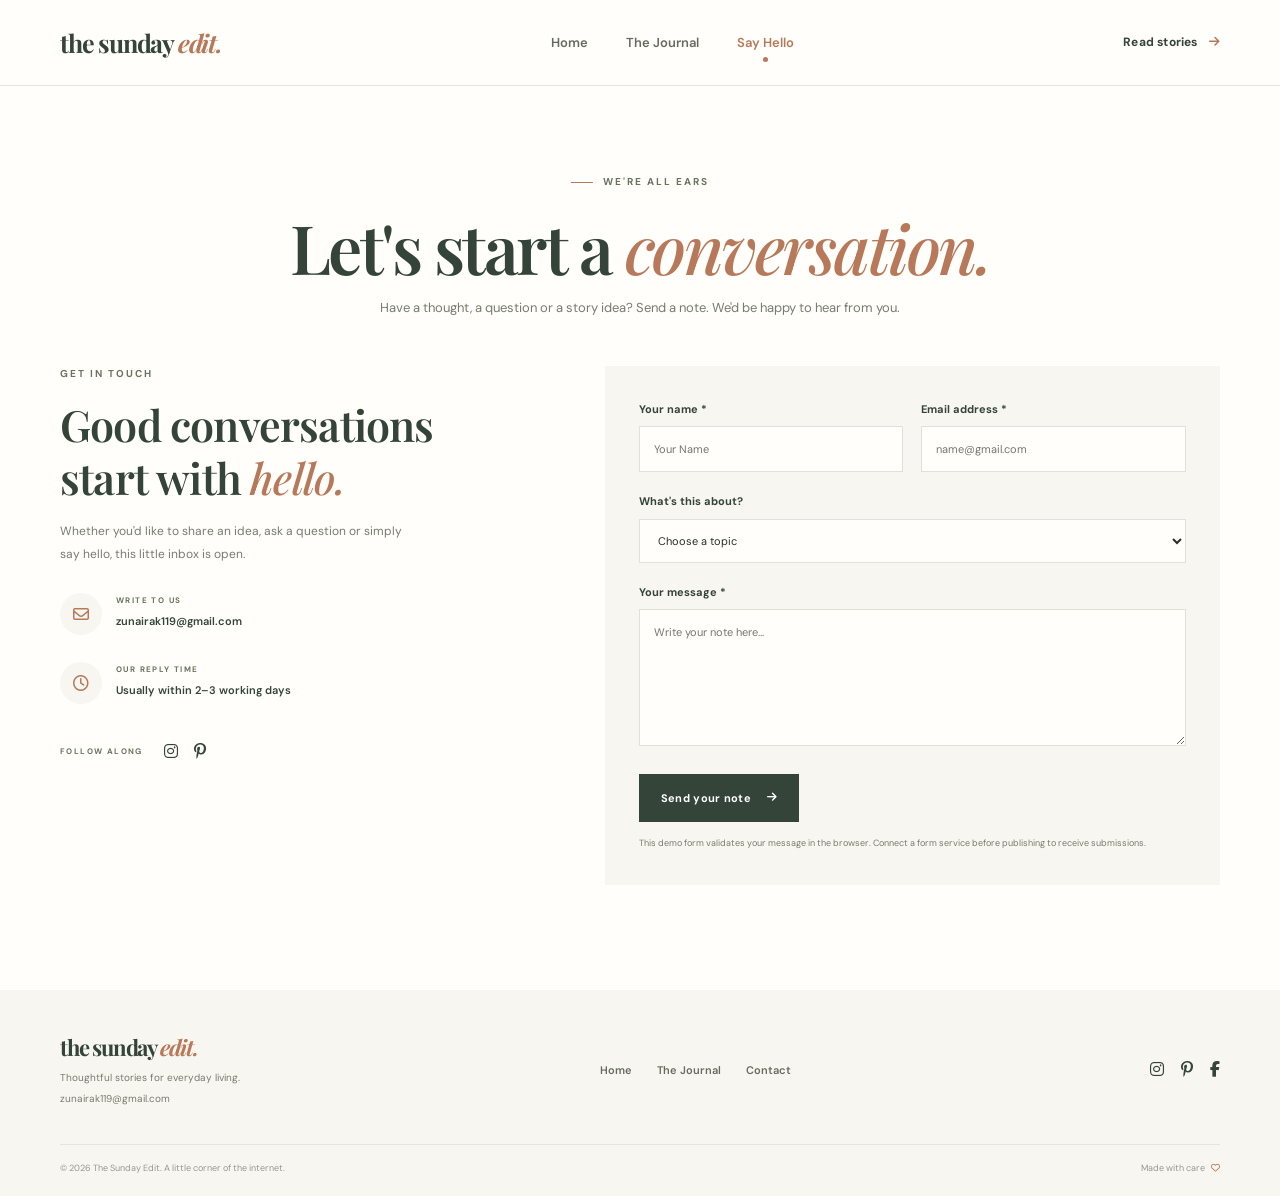
<file: the-sunday-edit/contact.html>
<!DOCTYPE html>
<html lang="en">
<head>
  <meta charset="UTF-8"><meta name="viewport" content="width=device-width, initial-scale=1.0">
  <meta name="description" content="Get in touch with The Sunday Edit. Share a story idea, question or collaboration.">
  <title>Say Hello | The Sunday Edit</title>
  <link rel="preconnect" href="https://fonts.googleapis.com"><link rel="preconnect" href="https://fonts.gstatic.com" crossorigin>
  <link href="https://fonts.googleapis.com/css2?family=DM+Sans:wght@400;500;600;700&family=Playfair+Display:wght@500;600;700&display=swap" rel="stylesheet">
  <link rel="stylesheet" href="css/style.css"><link rel="stylesheet" href="https://cdnjs.cloudflare.com/ajax/libs/font-awesome/6.5.2/css/all.min.css">
</head>
<body>
  <header class="site-header"><div class="container nav-wrap">
    <a class="brand" href="index.html">the sunday <span>edit.</span></a><button class="menu-toggle" aria-label="Open navigation" aria-expanded="false"><i class="fa-solid fa-bars"></i></button>
    <nav class="main-nav" aria-label="Main navigation"><a href="index.html">Home</a><a href="blog.html">The Journal</a><a class="active" href="contact.html">Say Hello</a></nav>
    <a class="nav-cta" href="blog.html">Read stories <i class="fa-solid fa-arrow-right"></i></a>
  </div></header>
  <main>
    <section class="page-hero contact-hero container"><p class="eyebrow"><span></span> WE'RE ALL EARS</p><h1>Let's start a <em>conversation.</em></h1><p>Have a thought, a question or a story idea? Send a note. We'd be happy to hear from you.</p></section>
    <section class="contact-section container">
      <div class="contact-info"><p class="eyebrow">GET IN TOUCH</p><h2>Good conversations<br>start with <em>hello.</em></h2><p>Whether you'd like to share an idea, ask a question or simply say hello, this little inbox is open.</p>
        <div class="contact-detail"><span class="detail-icon"><i class="fa-regular fa-envelope"></i></span><div><small>WRITE TO US</small><a href="mailto:zunairak119@gmail.com">zunairak119@gmail.com</a></div></div>
        <div class="contact-detail"><span class="detail-icon"><i class="fa-regular fa-clock"></i></span><div><small>OUR REPLY TIME</small><span>Usually within 2–3 working days</span></div></div>
        <div class="contact-social"><span>FOLLOW ALONG</span><a href="#" aria-label="Instagram"><i class="fa-brands fa-instagram"></i></a><a href="#" aria-label="Pinterest"><i class="fa-brands fa-pinterest-p"></i></a></div>
      </div>
      <form class="contact-form" id="contact-form" novalidate>
        <div class="form-row"><div class="form-field"><label for="name">Your name *</label><input id="name" name="name" type="text" placeholder="Your Name" required></div><div class="form-field"><label for="email">Email address *</label><input id="email" name="email" type="email" placeholder="name@gmail.com" required></div></div>
        <div class="form-field"><label for="subject">What's this about?</label><select id="subject" name="subject"><option value="">Choose a topic</option><option>Story idea</option><option>Collaboration</option><option>General question</option><option>Just saying hello</option></select></div>
        <div class="form-field"><label for="message">Your message *</label><textarea id="message" name="message" rows="6" placeholder="Write your note here..." required></textarea></div>
        <button class="btn btn-dark" type="submit">Send your note <i class="fa-solid fa-arrow-right"></i></button>
        <p class="form-message" id="contact-message" aria-live="polite">This demo form validates your message in the browser. Connect a form service before publishing to receive submissions.</p>
      </form>
    </section>
  </main>
  <footer class="site-footer"><div class="container footer-main"><div><a class="brand footer-brand" href="index.html">the sunday <span>edit.</span></a><p>Thoughtful stories for everyday living.</p><p><a href="mailto:zunairak119@gmail.com">zunairak119@gmail.com</a></p></div><div class="footer-links"><a href="index.html">Home</a><a href="blog.html">The Journal</a><a href="contact.html">Contact</a></div><div class="social-links"><a href="#" aria-label="Instagram"><i class="fa-brands fa-instagram"></i></a><a href="#" aria-label="Pinterest"><i class="fa-brands fa-pinterest-p"></i></a><a href="#" aria-label="Facebook"><i class="fa-brands fa-facebook-f"></i></a></div></div><div class="container footer-bottom"><span>© 2026 The Sunday Edit. A little corner of the internet.</span><span>Made with care <i class="fa-regular fa-heart"></i></span></div></footer>
  <script src="js/script.js"></script>
</body></html>
</file>
<file: the-sunday-edit/css/style.css>
@import url('https://fonts.googleapis.com/css2?family=DM+Sans:wght@400;500;600;700&family=Playfair+Display:ital,wght@0,500;0,600;0,700;1,500;1,600&display=swap');
:root{--cream:#f8f6f0;--paper:#fffefa;--sage:#a3aa91;--sage-dark:#68745e;--forest:#344438;--ink:#292d27;--muted:#777b70;--line:#e7e4da;--rust:#b7795a;--serif:'Playfair Display',Georgia,serif;--sans:'DM Sans',Arial,sans-serif}
*{box-sizing:border-box;margin:0;padding:0}html{scroll-behavior:smooth}body{font-family:var(--sans);color:var(--ink);background:var(--paper);line-height:1.65}img{display:block;max-width:100%}a{color:inherit;text-decoration:none}button,input,textarea,select{font:inherit}.container{width:min(1160px,calc(100% - 48px));margin-inline:auto}
.site-header{height:86px;background:rgba(255,254,250,.94);border-bottom:1px solid var(--line);position:sticky;top:0;z-index:20;backdrop-filter:blur(12px)}.nav-wrap{height:100%;display:flex;align-items:center;justify-content:space-between}.brand{font:700 25px var(--serif);letter-spacing:-1.2px;color:var(--forest)}.brand span{font-style:italic;color:var(--rust)}.main-nav{display:flex;gap:38px;align-items:center}.main-nav a,.footer-links a{font-size:13px;font-weight:600;color:#666b60;transition:.2s}.main-nav a:hover,.main-nav a.active,.footer-links a:hover{color:var(--rust)}.main-nav a.active:after{content:"";display:block;width:5px;height:5px;background:var(--rust);border-radius:50%;margin:4px auto -9px}.nav-cta{font-size:12px;font-weight:700;letter-spacing:.2px;color:var(--forest)}.nav-cta i{margin-left:8px;color:var(--rust)}.menu-toggle{display:none;background:none;border:0;font-size:22px;color:var(--forest)}
.hero{min-height:620px;display:grid;grid-template-columns:1fr 1fr;align-items:center;gap:54px;padding-top:58px;padding-bottom:72px}.eyebrow{font-size:10px;letter-spacing:2px;font-weight:700;color:var(--sage-dark);display:flex;align-items:center;gap:10px}.eyebrow>span{width:22px;height:1px;background:var(--rust);display:inline-block}.hero h1,.page-hero h1{font:600 clamp(48px,6vw,76px)/1.12 var(--serif);letter-spacing:-2.5px;color:var(--forest);margin:22px 0}.hero h1 em,.page-hero h1 em,.section-heading h2 em,.intro-grid h2 em,.newsletter-section h2 em,.contact-info h2 em,.journal-cta h2 em{font-weight:500;color:var(--rust)}.hero-intro{max-width:440px;font-size:15px;color:var(--muted);line-height:1.9}.hero-actions{display:flex;align-items:center;gap:27px;margin-top:30px}.btn{display:inline-flex;align-items:center;justify-content:center;gap:16px;border:0;padding:15px 22px;font-size:11px;font-weight:700;letter-spacing:.3px;cursor:pointer;transition:transform .2s,background .2s}.btn:hover{transform:translateY(-3px)}.btn-dark{background:var(--forest);color:white}.btn-dark:hover{background:#52634f}.btn i{font-size:11px}.text-link,.read-link{font-size:11px;font-weight:700;color:var(--forest);border-bottom:1px solid #c9c9b9;padding-bottom:4px}.text-link i,.read-link i{margin-left:7px;color:var(--rust)}.hero-note{display:flex;align-items:center;gap:12px;margin-top:66px;font-size:8px;letter-spacing:1.7px;color:#8b8d82}.note-line{width:32px;height:1px;background:var(--rust)}.hero-visual{position:relative}.hero-visual>img{width:100%;max-height:480px;object-fit:contain}.floating-note{position:absolute;right:-10px;bottom:34px;background:#fffefa;box-shadow:0 12px 40px #343c2818;padding:16px 20px;display:flex;align-items:center;gap:13px;font-size:11px;color:var(--muted);transform:rotate(2deg)}.floating-note i{font-size:22px;color:var(--rust)}.floating-note strong{color:var(--forest)}
.intro-strip{background:var(--cream);padding:76px 0}.intro-grid{display:grid;grid-template-columns:.8fr 1.5fr 1fr;gap:35px;align-items:start}.intro-grid h2,.section-heading h2,.newsletter-section h2,.contact-info h2,.journal-cta h2{font:600 clamp(30px,4vw,43px)/1.25 var(--serif);color:var(--forest);letter-spacing:-.8px}.intro-text{font-size:13px;line-height:1.9;color:var(--muted);padding-top:4px}
.featured-section{padding-top:94px;padding-bottom:100px}.section-heading{display:flex;justify-content:space-between;align-items:end;margin-bottom:35px}.section-heading h2{margin-top:12px}.featured-grid{display:grid;grid-template-columns:1.2fr .8fr;gap:42px}.feature-card .image-link,.journal-card .image-link{display:block;overflow:hidden;background:var(--cream)}.feature-card img,.journal-card img{width:100%;aspect-ratio:1.55;object-fit:cover;transition:transform .6s}.feature-card .image-link:hover img,.journal-card .image-link:hover img{transform:scale(1.035)}.card-meta{display:flex;justify-content:space-between;gap:10px;margin-top:20px;font-size:8px;letter-spacing:1.4px;font-weight:700;color:var(--sage-dark)}.card-meta span:last-child{color:#9b9a8e}.feature-card h3,.journal-card h2{font:600 25px/1.3 var(--serif);color:var(--forest);margin:10px 0}.feature-card p,.journal-card>p{font-size:12px;color:var(--muted);line-height:1.8;margin-bottom:16px}.read-link{display:inline-block}
.quote-band{background:var(--forest);color:#fff;padding:68px 0;text-align:center}.quote-mark{font:70px/ .8 var(--serif);color:#c58c6b}.quote-inner blockquote{font:500 clamp(25px,4vw,39px) var(--serif);margin:12px 0 18px}.quote-inner p{font-size:8px;letter-spacing:2px;color:#c4cbbd}
.newsletter-section{display:grid;grid-template-columns:1fr 1fr;gap:80px;align-items:center;padding-top:92px;padding-bottom:95px}.newsletter-section h2{margin:12px 0}.newsletter-section>div>p:last-child{max-width:380px;color:var(--muted);font-size:12px;line-height:1.9}.newsletter-form label,.form-field label{display:block;font-size:11px;font-weight:700;color:var(--forest);margin-bottom:8px}.input-button{display:flex;border-bottom:1px solid #aeb4a4}.input-button input{border:0;background:transparent;outline:0;flex:1;min-width:0;padding:13px 0;font-size:12px}.input-button .btn{margin:0 0 5px;padding:12px 16px}.newsletter-form small{display:block;margin-top:12px;font-size:9px;color:#96988d}
.site-footer{background:var(--cream);padding:42px 0 20px}.footer-main{display:flex;justify-content:space-between;align-items:center;padding-bottom:36px}.footer-brand{font-size:22px}.footer-main p{font-size:10px;color:var(--muted);margin-top:5px}.footer-links{display:flex;gap:25px}.footer-links a{font-size:11px}.social-links{display:flex;gap:17px;color:var(--forest)}.social-links a:hover{color:var(--rust)}.footer-bottom{border-top:1px solid var(--line);padding-top:16px;display:flex;justify-content:space-between;color:#96988d;font-size:9px}.footer-bottom i{color:var(--rust);margin-left:4px}
.page-hero{text-align:center;padding-top:88px;padding-bottom:60px}.page-hero .eyebrow{justify-content:center}.page-hero h1{font-size:clamp(48px,6vw,68px);margin:18px 0 12px}.page-hero>p:last-child{max-width:520px;margin:auto;color:var(--muted);font-size:13px}.journal-section{padding-bottom:100px}.filter-row{display:flex;justify-content:center;gap:10px;flex-wrap:wrap;margin-bottom:38px}.filter-btn{border:1px solid var(--line);background:transparent;color:#74796e;padding:9px 17px;font-size:10px;font-weight:600;cursor:pointer;transition:.2s}.filter-btn:hover,.filter-btn.active{background:var(--forest);border-color:var(--forest);color:#fff}.journal-grid{display:grid;grid-template-columns:repeat(2,1fr);gap:48px 34px}.journal-card{transition:opacity .2s,transform .2s}.journal-card h2{font-size:24px}.journal-card[hidden]{display:none}.empty-state{text-align:center;padding:40px;color:var(--muted);font-size:13px}.journal-cta{background:var(--cream);padding:65px 0;text-align:center}.journal-cta .eyebrow{justify-content:center}.journal-cta h2{margin:12px 0 24px}
.contact-hero{padding-bottom:48px}.contact-section{display:grid;grid-template-columns:.85fr 1.15fr;gap:90px;padding-bottom:105px}.contact-info h2{margin:15px 0}.contact-info>p:not(.eyebrow){font-size:12px;color:var(--muted);line-height:1.9;max-width:360px}.contact-detail{display:flex;align-items:center;gap:14px;margin-top:27px}.detail-icon{width:42px;height:42px;display:grid;place-items:center;border-radius:50%;background:var(--cream);color:var(--rust)}.contact-detail small,.contact-social>span{display:block;font-size:8px;letter-spacing:1.4px;font-weight:700;color:var(--sage-dark)}.contact-detail div> a,.contact-detail div>span{font-size:11px;color:var(--forest);font-weight:600}.contact-social{display:flex;align-items:center;gap:16px;margin-top:35px;color:var(--forest)}.contact-social>span{margin-right:5px}.contact-social a:hover{color:var(--rust)}.contact-form{background:var(--cream);padding:34px}.form-row{display:grid;grid-template-columns:1fr 1fr;gap:18px}.form-field{margin-bottom:20px}.form-field input,.form-field textarea,.form-field select{width:100%;border:1px solid #e2e1d8;background:#fffefa;padding:13px 14px;font-size:11px;color:var(--ink);outline:none;transition:border .2s}.form-field input:focus,.form-field textarea:focus,.form-field select:focus{border-color:var(--sage-dark)}.form-field textarea{resize:vertical}.form-message{font-size:9px;color:var(--muted);line-height:1.7;margin-top:14px}.form-message.success{color:var(--sage-dark);font-weight:700}.form-message.error{color:#a34f3e}
@media(max-width:850px){.hero{gap:25px;min-height:540px}.intro-grid{grid-template-columns:1fr 1.5fr}.intro-text{grid-column:2}.contact-section{gap:40px}.main-nav{gap:20px}.nav-cta{display:none}}
@media(max-width:640px){.container{width:min(100% - 36px,500px)}.site-header{height:72px}.brand{font-size:22px}.menu-toggle{display:block;order:3}.main-nav{display:none;position:absolute;top:72px;left:0;right:0;background:var(--paper);padding:20px 25px 25px;border-bottom:1px solid var(--line);flex-direction:column;gap:18px;align-items:flex-start}.main-nav.open{display:flex}.main-nav a.active:after{display:none}.hero{grid-template-columns:1fr;padding-top:58px;padding-bottom:55px;gap:15px}.hero h1{font-size:53px}.hero-visual{max-width:440px;margin:auto}.hero-visual>img{max-height:350px}.floating-note{right:0;bottom:10px}.hero-note{margin-top:38px;font-size:7px}.intro-strip{padding:55px 0}.intro-grid{grid-template-columns:1fr;gap:15px}.intro-grid h2{font-size:34px}.intro-text{grid-column:auto}.featured-section{padding-top:65px;padding-bottom:65px}.section-heading{align-items:start;gap:15px;flex-direction:column}.featured-grid,.journal-grid{grid-template-columns:1fr;gap:38px}.feature-card h3{font-size:23px}.quote-band{padding:54px 0}.newsletter-section{grid-template-columns:1fr;gap:28px;padding-top:65px;padding-bottom:65px}.footer-main{align-items:flex-start;gap:25px;flex-wrap:wrap}.footer-links{order:3;width:100%;gap:20px}.footer-bottom{gap:10px;flex-direction:column}.page-hero{padding-top:65px;padding-bottom:42px}.page-hero h1{font-size:48px}.journal-section{padding-bottom:65px}.filter-row{justify-content:flex-start}.filter-btn{padding:8px 12px}.contact-section{grid-template-columns:1fr;gap:35px;padding-bottom:65px}.contact-form{padding:23px 18px}.form-row{grid-template-columns:1fr;gap:0}.contact-info h2{font-size:35px}}
@media(prefers-reduced-motion:reduce){html{scroll-behavior:auto}*,*::before,*::after{transition:none!important;animation:none!important}}

/* Expandable full journal stories */
.story-details{margin-top:2px}
.story-details summary{cursor:pointer;list-style:none;display:inline-block}
.story-details summary::-webkit-details-marker{display:none}
.story-details[open] summary{margin-bottom:12px}
.story-full{padding:16px 18px;margin:4px 0 0;background:var(--cream);border-left:2px solid var(--rust)}
.story-full p{font-size:12px;line-height:1.9;color:var(--muted);margin:0 0 12px}
.story-full p:last-child{margin-bottom:0}
.story-full strong{color:var(--forest)}
</file>
